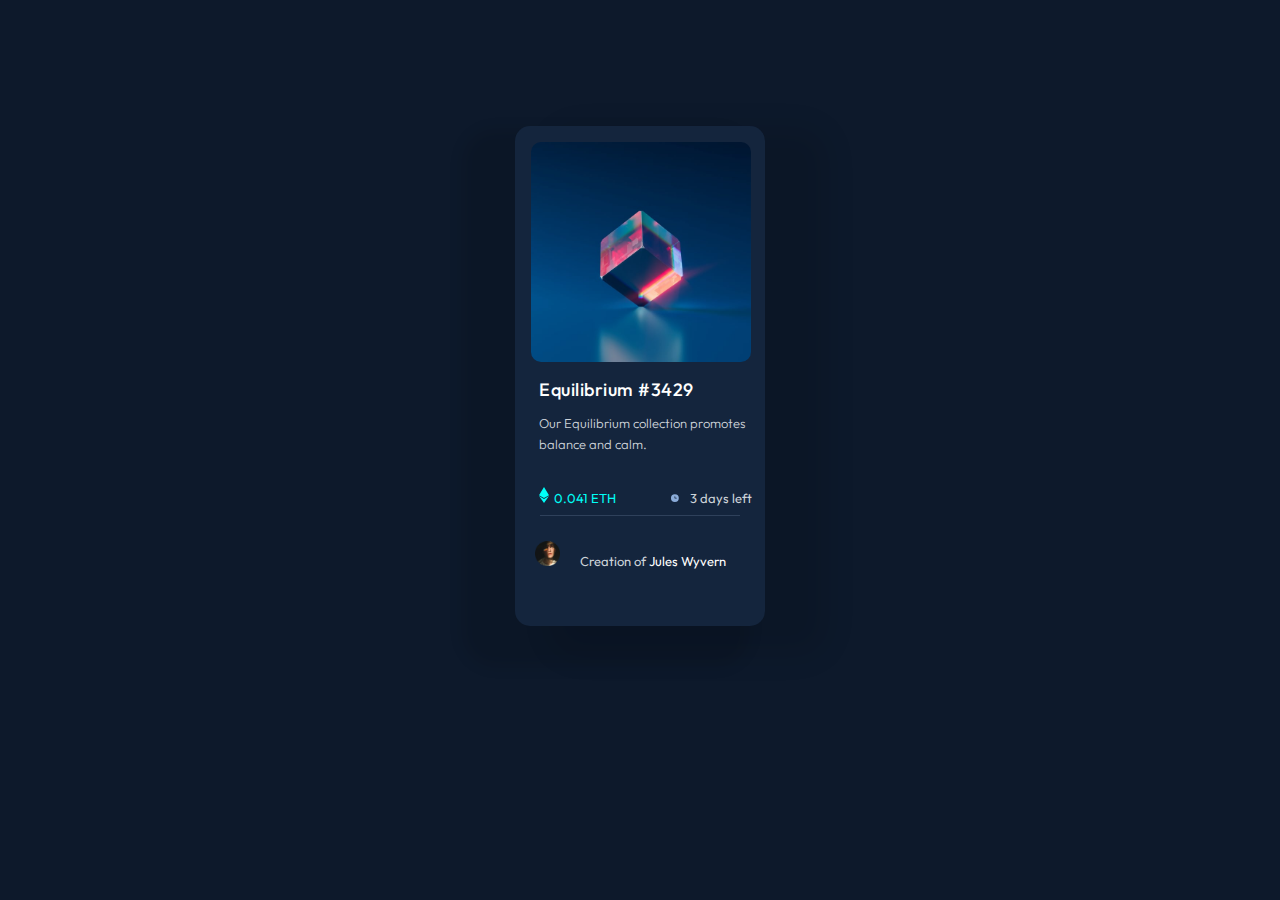
<file: index.html>
<!DOCTYPE html>
<html lang="en">
  <head>
    <meta charset="UTF-8" />
    <meta name="viewport" content="width=device-width, initial-scale=1.0" />
    <!-- displays site properly based on user's device -->

    <link
      rel="icon"
      type="image/png"
      sizes="32x32"
      href="./images/favicon-32x32.png"
    />

    <title>Frontend Mentor | NFT preview card component</title>
    <link rel="stylesheet" href="./nft-preview-card-component-main/style.css" />
  </head>
  <body>
    <div class="card">
      <div class="img">
        <img src="./nft-preview-card-component-main/images/image-equilibrium.jpg" alt=""  id="Equilibrium">
      </div>
        
      <div class="title">
        <h1>Equilibrium #3429</h1>
      </div>

      <div class="description">
        Our Equilibrium collection promotes balance and calm.
      </div>
      <div class="bottom">
        <span id="price"
          ><img class="eth" src="./nft-preview-card-component-main/images/icon-ethereum.svg" alt="" />0.041
          ETH</span>

        <span id="time"
          ><img src="./nft-preview-card-component-main/images/icon-clock.svg" alt="" class="time" id="time" />3
          days left
        </span>
        <br />
        <div class="hr">
          <hr />
        </div>
      </div>
      <div id="createdby">
        <span><img src="./nft-preview-card-component-main/images/image-avatar.png" alt="" />Creation of
          <span id="white">Jules Wyvern</span>
        </span>
      </div>
    </div>

   
    </div>
  </body>
</html>
</file>
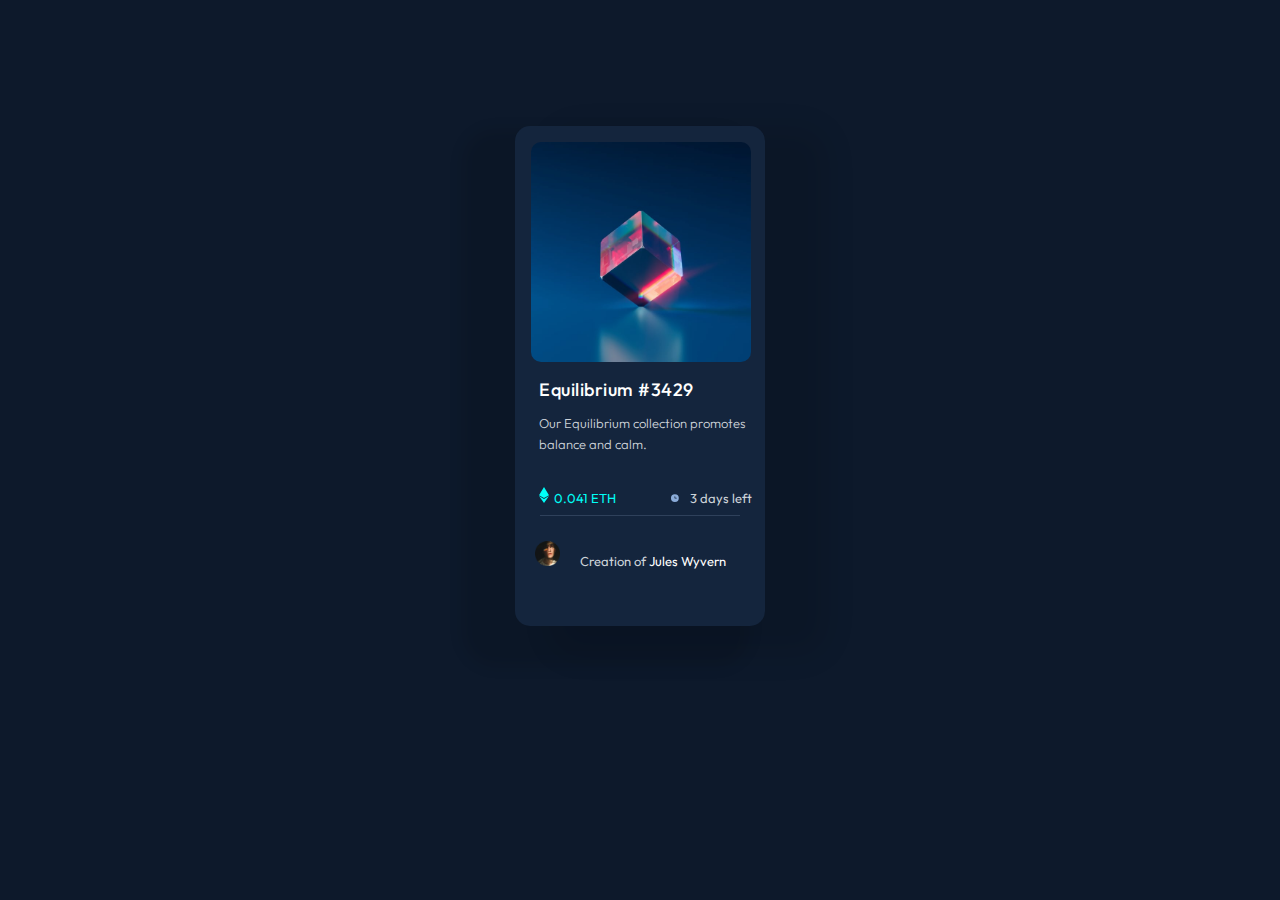
<file: nft-preview-card-component-main/index.html>
<!DOCTYPE html>
<html lang="en">
  <head>
    <meta charset="UTF-8" />
    <meta name="viewport" content="width=device-width, initial-scale=1.0" />
    <!-- displays site properly based on user's device -->

    <link
      rel="icon"
      type="image/png"
      sizes="32x32"
      href="./images/favicon-32x32.png"
    />

    <title>Frontend Mentor | NFT preview card component</title>
    <link rel="stylesheet" href="style.css" />
  </head>
  <body>
    <div class="card">
      <div class="img">
        <img src="./images/image-equilibrium.jpg" alt="" / id="Equilibrium">
      </div>
      <div class="title">
        <h1>Equilibrium #3429</h1>
      </div>

      <div class="description">
        Our Equilibrium collection promotes balance and calm.
      </div>
      <div class="bottom">
        <span id="price"
          ><img class="eth" src="./images/icon-ethereum.svg" alt="" />0.041
          ETH</span>

        <span id="time"
          ><img src="./images/icon-clock.svg" alt="" class="time" id="time" />3
          days left
        </span>
        <br />
        <div class="hr">
          <hr />
        </div>
      </div>
      <div id="createdby">
        <span><img src="./images/image-avatar.png" alt="" />Creation of
          <span id="white">Jules Wyvern</span>
        </span>
      </div>
    </div>

   
    </div>
  </body>
</html>
</file>
<file: nft-preview-card-component-main/style.css>
@import url("https://fonts.googleapis.com/css2?family=Outfit:wght@300;400;600&display=swap");
body {
  background-color: hsl(217, 54%, 11%);
}
.attribution {
  font-size: 11px;
  text-align: center;
}

.card {
  background-color: hsl(216, 50%, 16%);
  width: 250px;
  height: 500px;
  font-family: "Outfit", sans-serif;
  color: #ffffff;
  border-radius: 15px;
  margin-left: auto;
  margin-right: auto;
  margin-top: 10%;
  margin-bottom: auto;
  box-shadow: -34px 22px 14px 19px rgba(0, 0, 0, 0.1),
    49px 16px 29px 14px rgba(0, 0, 0, 0.1);
}
h1 {
  font-size: 18px;
  font-weight: 500;
  padding-left: 1.5rem;
  letter-spacing: 0.5px;
}
.description {
  font-size: 13px;
  font-weight: 300;
  padding-left: 1.5rem;
  width: 250px;
  text-align: start;
  color: #ced4da;
  line-height: 1.6;
}

.eth {
  width: 10px;
  height: auto;
  padding-left: 1.5rem;
  padding-right: 5px;
}
#price {
  font-size: 13px;
  color: hsl(178, 100%, 50%);
  font-weight: 400;
}
.bottom {
  margin-top: 2rem;
  width: 250px;
  height: 150px;
}
#time {
  color: #ced4da;
  font-size: 13px;
  font-weight: 400;
  padding-left: 1.6rem;
}
.hr {
  width: 200px;
  margin: 0 auto;
}
hr {
  background-color: hsl(215, 32%, 27%);
  border: none;
  height: 0.5px;
}
.time {
  width: 10px;
  height: auto;
  padding-right: 10px;
}
#createdby img {
  width: auto;
  height: 25px;
  padding-right: 20px;
  margin: auto;
}
#createdby {
  margin-top: -6rem;
  width: 250px;
  height: 100px;
  padding-left: 20px;
  margin-right: 5rem;
  font-size: 13px;
  color: #ced4da;
}

#Equilibrium {
  border-radius: 10px;
  border: 10px black;
  width: 220px;
  height: auto;
  margin-left: 1rem;
  margin-right: 1rem;
  margin-top: 1rem;
  position: relative;
}
#white {
  color: #ffffff;
}

.title:hover, #white:hover {
  color:hsl(178, 100%, 50%);
}
</file>
